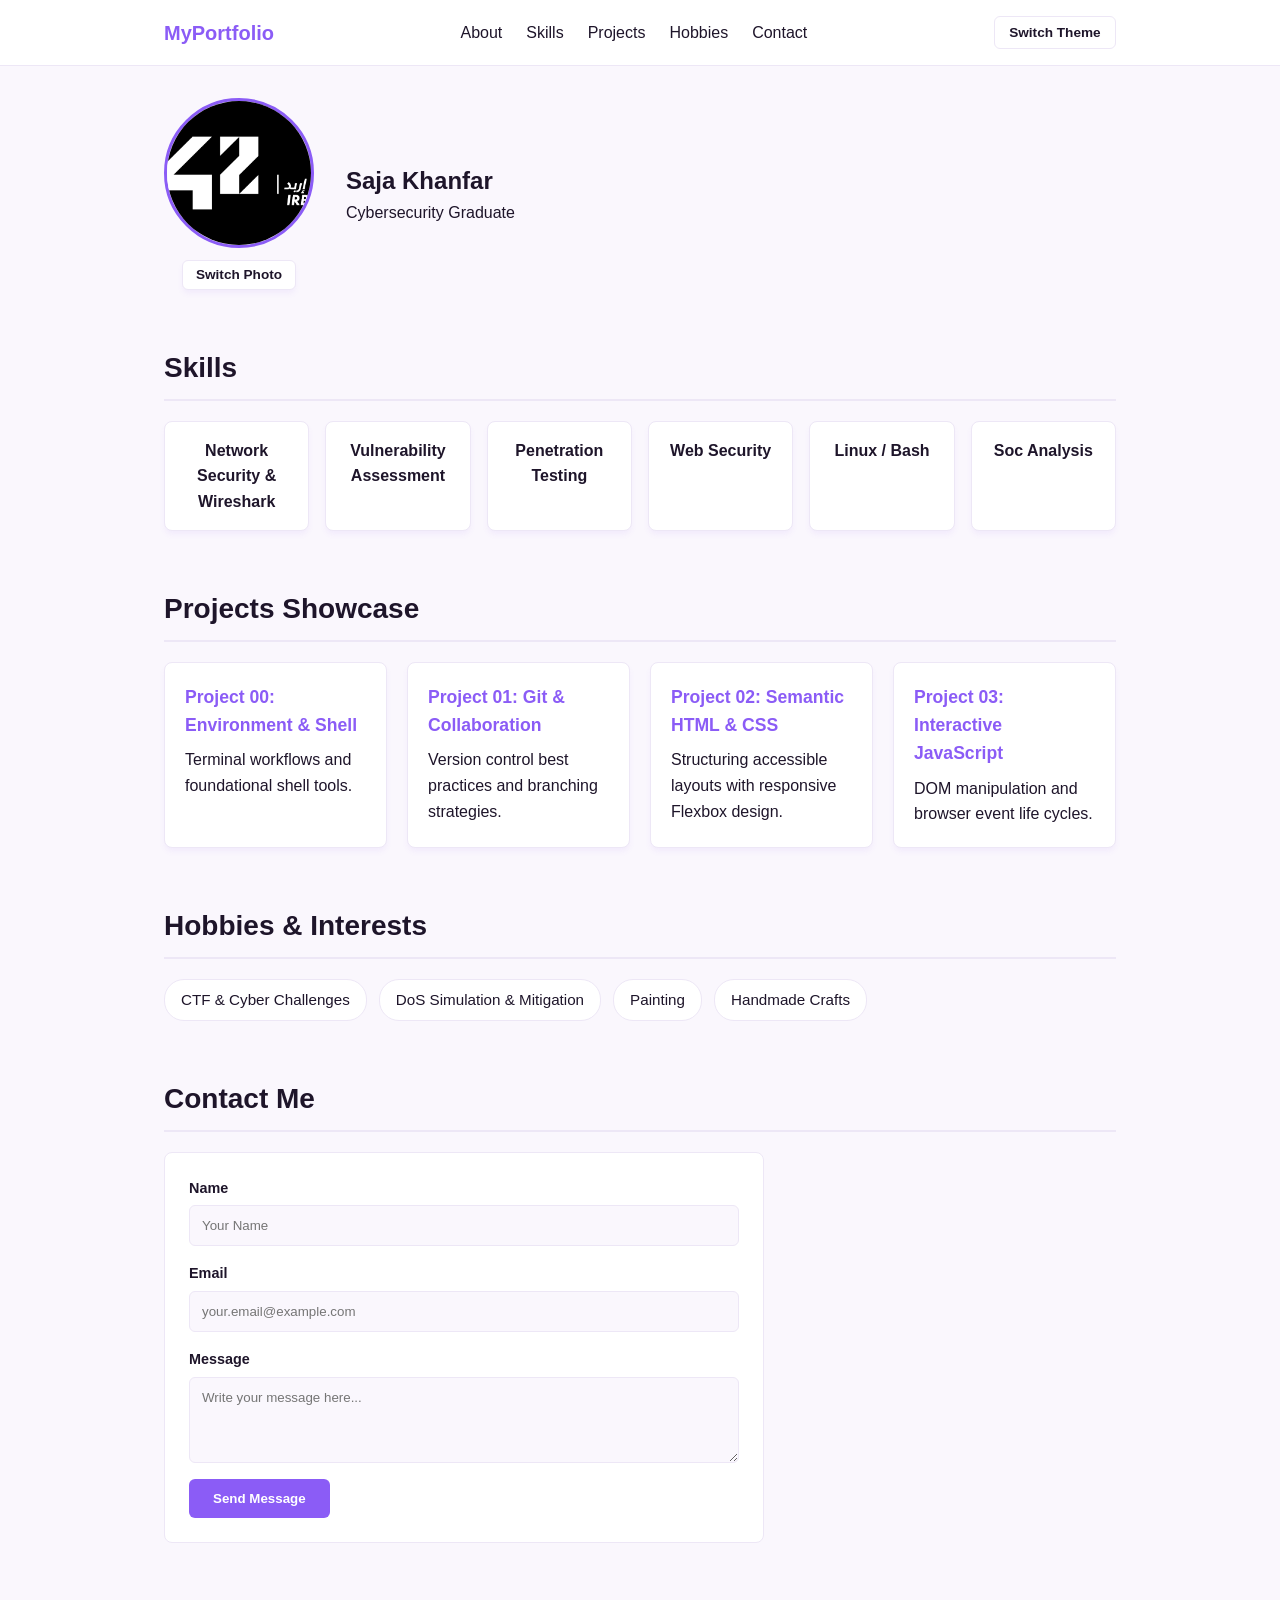
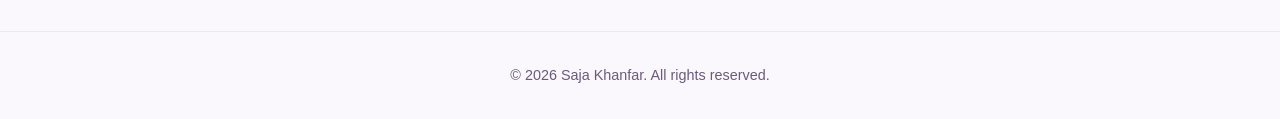
<file: Project04/bounce01/index.html>
<!DOCTYPE html>
<html lang="en">
<head>
  <meta charset="UTF-8">
  <meta name="viewport" content="width=device-width, initial-scale=1.0">
  <title>Personal Portfolio - Photo Switcher</title>
  <link rel="stylesheet" href="style.css">
</head>
<body>

  <header>
    <nav class="navbar">
      <div class="logo">MyPortfolio</div>
      <ul class="nav-links">
        <li><a href="#about">About</a></li>
        <li><a href="#skills">Skills</a></li>
        <li><a href="#projects">Projects</a></li>
        <li><a href="#hobbies">Hobbies</a></li>
        <li><a href="#contact">Contact</a></li>
      </ul>
      <button id="theme-toggle" class="btn-toggle" type="button">Switch Theme</button>
    </nav>
  </header>

  <main>
   
    <section id="about" class="section about-section">
      <div class="about-container">
        <div class="avatar-wrapper">
          <img id="profile-avatar" src="assets/profile.jpg" alt="Professional Photo" class="profile-img">
          <button id="switch-photo-btn" class="btn-photo" type="button">Switch Photo</button>
        </div>
        <div class="about-text">
          <h1>Saja Khanfar</h1>
          <p>Cybersecurity Graduate</p>
        </div>
      </div>
    </section>

    <section id="skills" class="section">
      <h2>Skills</h2>
      <div class="skills-grid">
        <div class="skill-card">Network Security & Wireshark</div>
        <div class="skill-card">Vulnerability Assessment</div>
        <div class="skill-card">Penetration Testing</div>
        <div class="skill-card">Web Security</div>
        <div class="skill-card">Linux / Bash</div>
        <div class="skill-card">Soc Analysis</div>
      </div>
    </section>

    <section id="projects" class="section">
      <h2>Projects Showcase</h2>
      <div class="projects-grid">
        <article class="project-card">
          <h3>Project 00: Environment & Shell</h3>
          <p>Terminal workflows and foundational shell tools.</p>
        </article>
        <article class="project-card">
          <h3>Project 01: Git & Collaboration</h3>
          <p>Version control best practices and branching strategies.</p>
        </article>
        <article class="project-card">
          <h3>Project 02: Semantic HTML & CSS</h3>
          <p>Structuring accessible layouts with responsive Flexbox design.</p>
        </article>
        <article class="project-card">
          <h3>Project 03: Interactive JavaScript</h3>
          <p>DOM manipulation and browser event life cycles.</p>
        </article>
      </div>
    </section>

    <section id="hobbies" class="section">
      <h2>Hobbies & Interests</h2>
      <div class="hobbies-list">
        <span class="hobby-tag">CTF & Cyber Challenges</span>
        <span class="hobby-tag">DoS Simulation & Mitigation</span>
        <span class="hobby-tag">Painting</span>
        <span class="hobby-tag">Handmade Crafts</span>
      </div>
    </section>

    <section id="contact" class="section">
      <h2>Contact Me</h2>
      <form class="contact-form" id="contact-form">
        <div class="form-group">
          <label for="name">Name</label>
          <input type="text" id="name" name="name" required placeholder="Your Name">
        </div>
        <div class="form-group">
          <label for="email">Email</label>
          <input type="email" id="email" name="email" required placeholder="your.email@example.com">
        </div>
        <div class="form-group">
          <label for="message">Message</label>
          <textarea id="message" name="message" rows="4" required placeholder="Write your message here..."></textarea>
        </div>
        <button type="submit" class="btn-submit">Send Message</button>
      </form>
    </section>
  </main>

  <footer>
    <p>&copy; 2026 Saja Khanfar. All rights reserved.</p>
  </footer>

  <script src="script.js"></script>
</body>
</html>
</file>
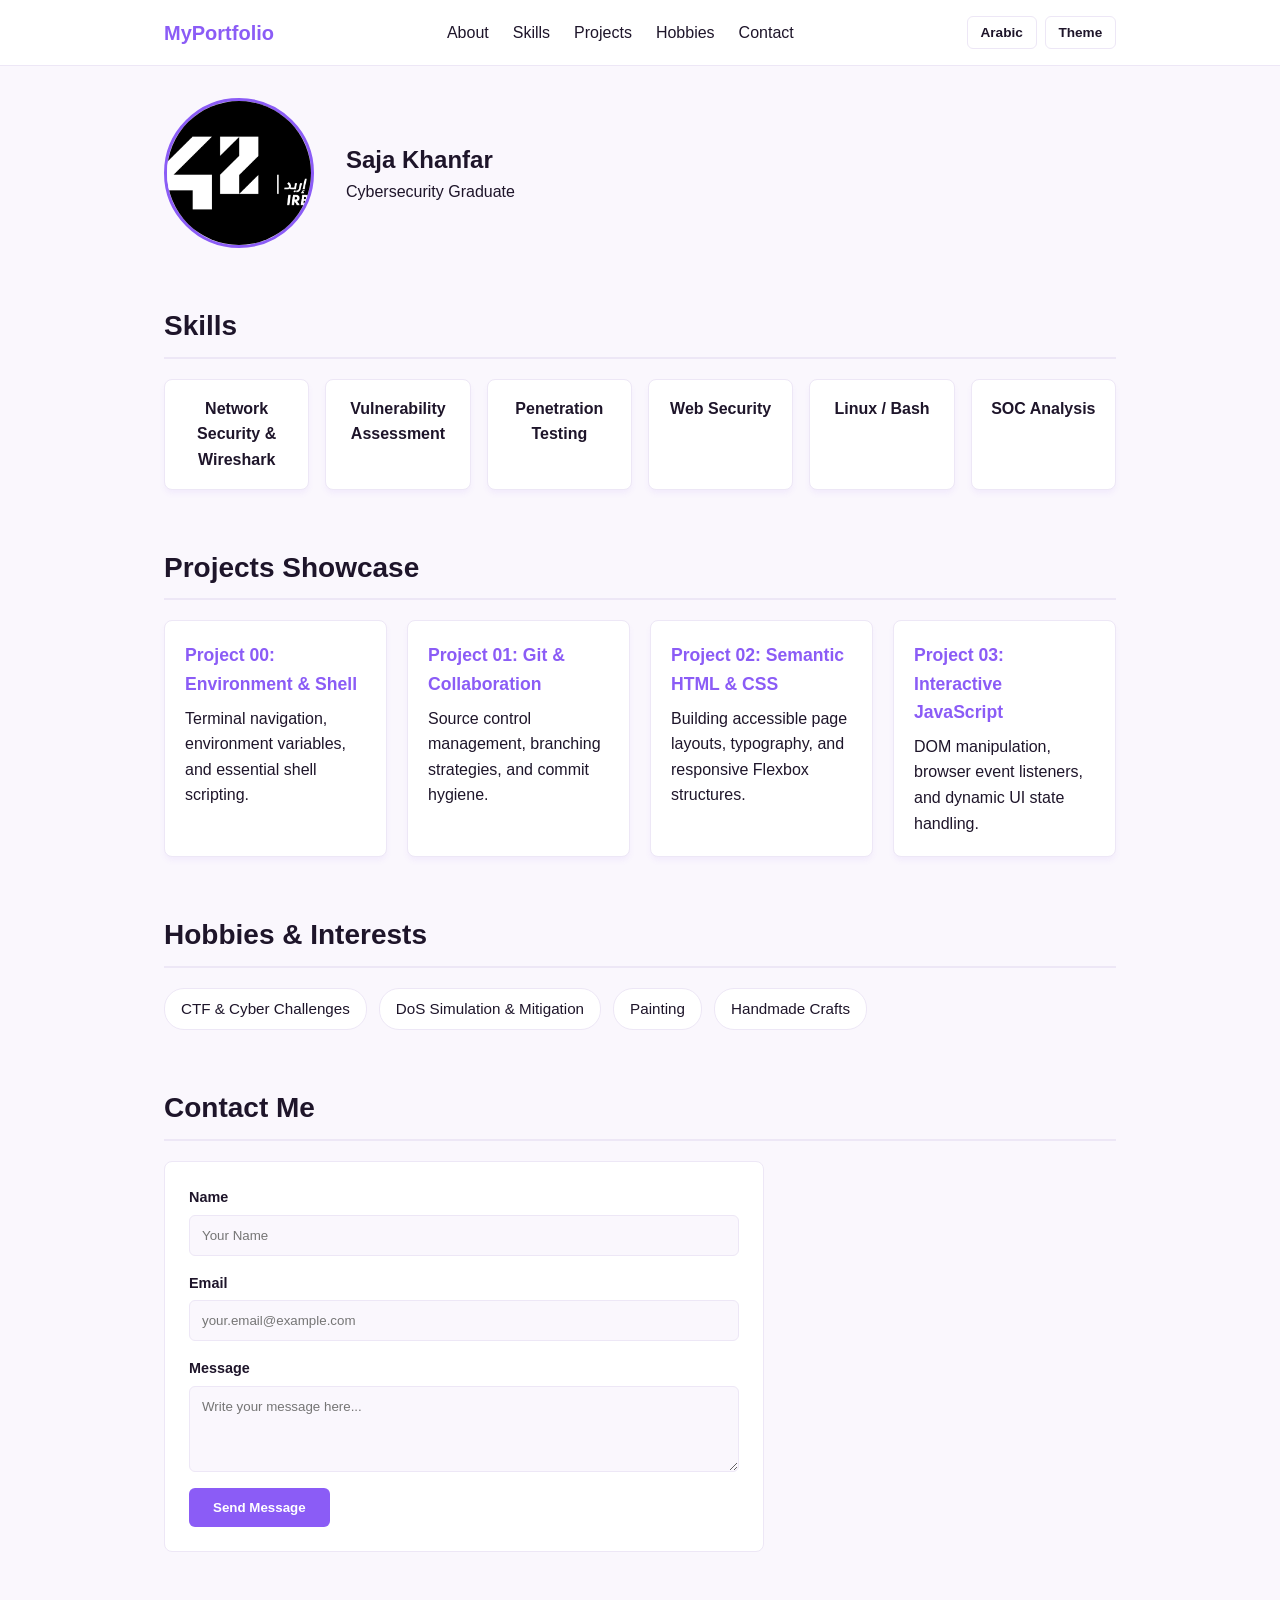
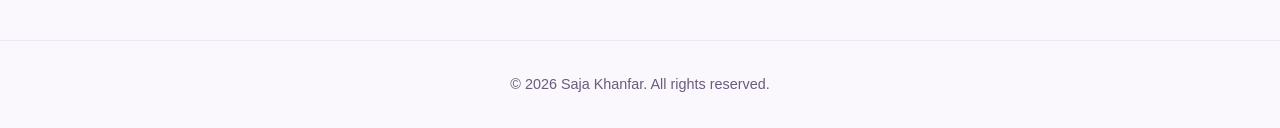
<file: Project04/bounce02/index.html>
<!DOCTYPE html>
<html lang="en" dir="ltr">
<head>
  <meta charset="UTF-8">
  <meta name="viewport" content="width=device-width, initial-scale=1.0">
  <title data-i18n="docTitle">Personal Portfolio</title>
  <link rel="stylesheet" href="style.css">
</head>
<body>

  <header>
    <nav class="navbar">
      <div class="logo" data-i18n="logo">MyPortfolio</div>
      <ul class="nav-links">
        <li><a href="#about" data-i18n="navAbout">About</a></li>
        <li><a href="#skills" data-i18n="navSkills">Skills</a></li>
        <li><a href="#projects" data-i18n="navProjects">Projects</a></li>
        <li><a href="#hobbies" data-i18n="navHobbies">Hobbies</a></li>
        <li><a href="#contact" data-i18n="navContact">Contact</a></li>
      </ul>
      <div class="nav-actions">
        <button id="lang-toggle" class="btn-toggle" type="button">Arabic</button>
        <button id="theme-toggle" class="btn-toggle" type="button">Theme</button>
      </div>
    </nav>
  </header>

  <main>
    <section id="about" class="section about-section">
      <div class="about-container">
        <img src="assets/profile.jpg" alt="Profile Photo" class="profile-img">
        <div class="about-text">
          <h1 data-i18n="heroTitle">Saja Khanfar</h1>
          <p data-i18n="heroDesc">Cybersecurity Graduate</p>
        </div>
      </div>
    </section>

    <section id="skills" class="section">
      <h2 data-i18n="skillsTitle">Skills</h2>
      <div class="skills-grid">
        <div class="skill-card" data-i18n="skill1">Network Security & Wireshark</div>
        <div class="skill-card" data-i18n="skill2">Vulnerability Assessment</div>
        <div class="skill-card" data-i18n="skill3">Penetration Testing</div>
        <div class="skill-card" data-i18n="skill4">Web Security</div>
        <div class="skill-card" data-i18n="skill5">Linux / Bash</div>
        <div class="skill-card" data-i18n="skill6">SOC Analysis</div>
      </div>
    </section>

    <section id="projects" class="section">
      <h2 data-i18n="projectsTitle">Projects Showcase</h2>
      <div class="projects-grid">
        <article class="project-card">
          <h3 data-i18n="proj0Title">Project 00: Environment & Shell</h3>
          <p data-i18n="proj0Desc">Terminal navigation, environment variables, and essential shell scripting.</p>
        </article>
        <article class="project-card">
          <h3 data-i18n="proj1Title">Project 01: Git & Collaboration</h3>
          <p data-i18n="proj1Desc">Source control management, branching strategies, and commit hygiene.</p>
        </article>
        <article class="project-card">
          <h3 data-i18n="proj2Title">Project 02: Semantic HTML & CSS</h3>
          <p data-i18n="proj2Desc">Building accessible page layouts, typography, and responsive Flexbox structures.</p>
        </article>
        <article class="project-card">
          <h3 data-i18n="proj3Title">Project 03: Interactive JavaScript</h3>
          <p data-i18n="proj3Desc">DOM manipulation, browser event listeners, and dynamic UI state handling.</p>
        </article>
      </div>
    </section>

    <section id="hobbies" class="section">
      <h2 data-i18n="hobbiesTitle">Hobbies & Interests</h2>
      <div class="hobbies-list">
        <span class="hobby-tag" data-i18n="hobby1">CTF & Cyber Challenges</span>
        <span class="hobby-tag" data-i18n="hobby2">DoS Simulation & Mitigation</span>
        <span class="hobby-tag" data-i18n="hobby3">Painting</span>
        <span class="hobby-tag" data-i18n="hobby4">Handmade Crafts</span>
      </div>
    </section>

    <section id="contact" class="section">
      <h2 data-i18n="contactTitle">Contact Me</h2>
      <form class="contact-form" id="contact-form">
        <div class="form-group">
          <label for="name" data-i18n="formName">Name</label>
          <input type="text" id="name" name="name" required placeholder="Your Name" data-i18n-placeholder="namePlaceholder">
        </div>
        <div class="form-group">
          <label for="email" data-i18n="formEmail">Email</label>
          <input type="email" id="email" name="email" required placeholder="your.email@example.com" data-i18n-placeholder="emailPlaceholder">
        </div>
        <div class="form-group">
          <label for="message" data-i18n="formMsg">Message</label>
          <textarea id="message" name="message" rows="4" required placeholder="Write your message here..." data-i18n-placeholder="msgPlaceholder"></textarea>
        </div>
        <button type="submit" class="btn-submit" data-i18n="btnSend">Send Message</button>
      </form>
    </section>
  </main>

  <footer>
    <p data-i18n="footerText">&copy; 2026 Saja Khanfar. All rights reserved. </p>
  </footer>

  <script src="script.js"></script>
</body>
</html>
</file>
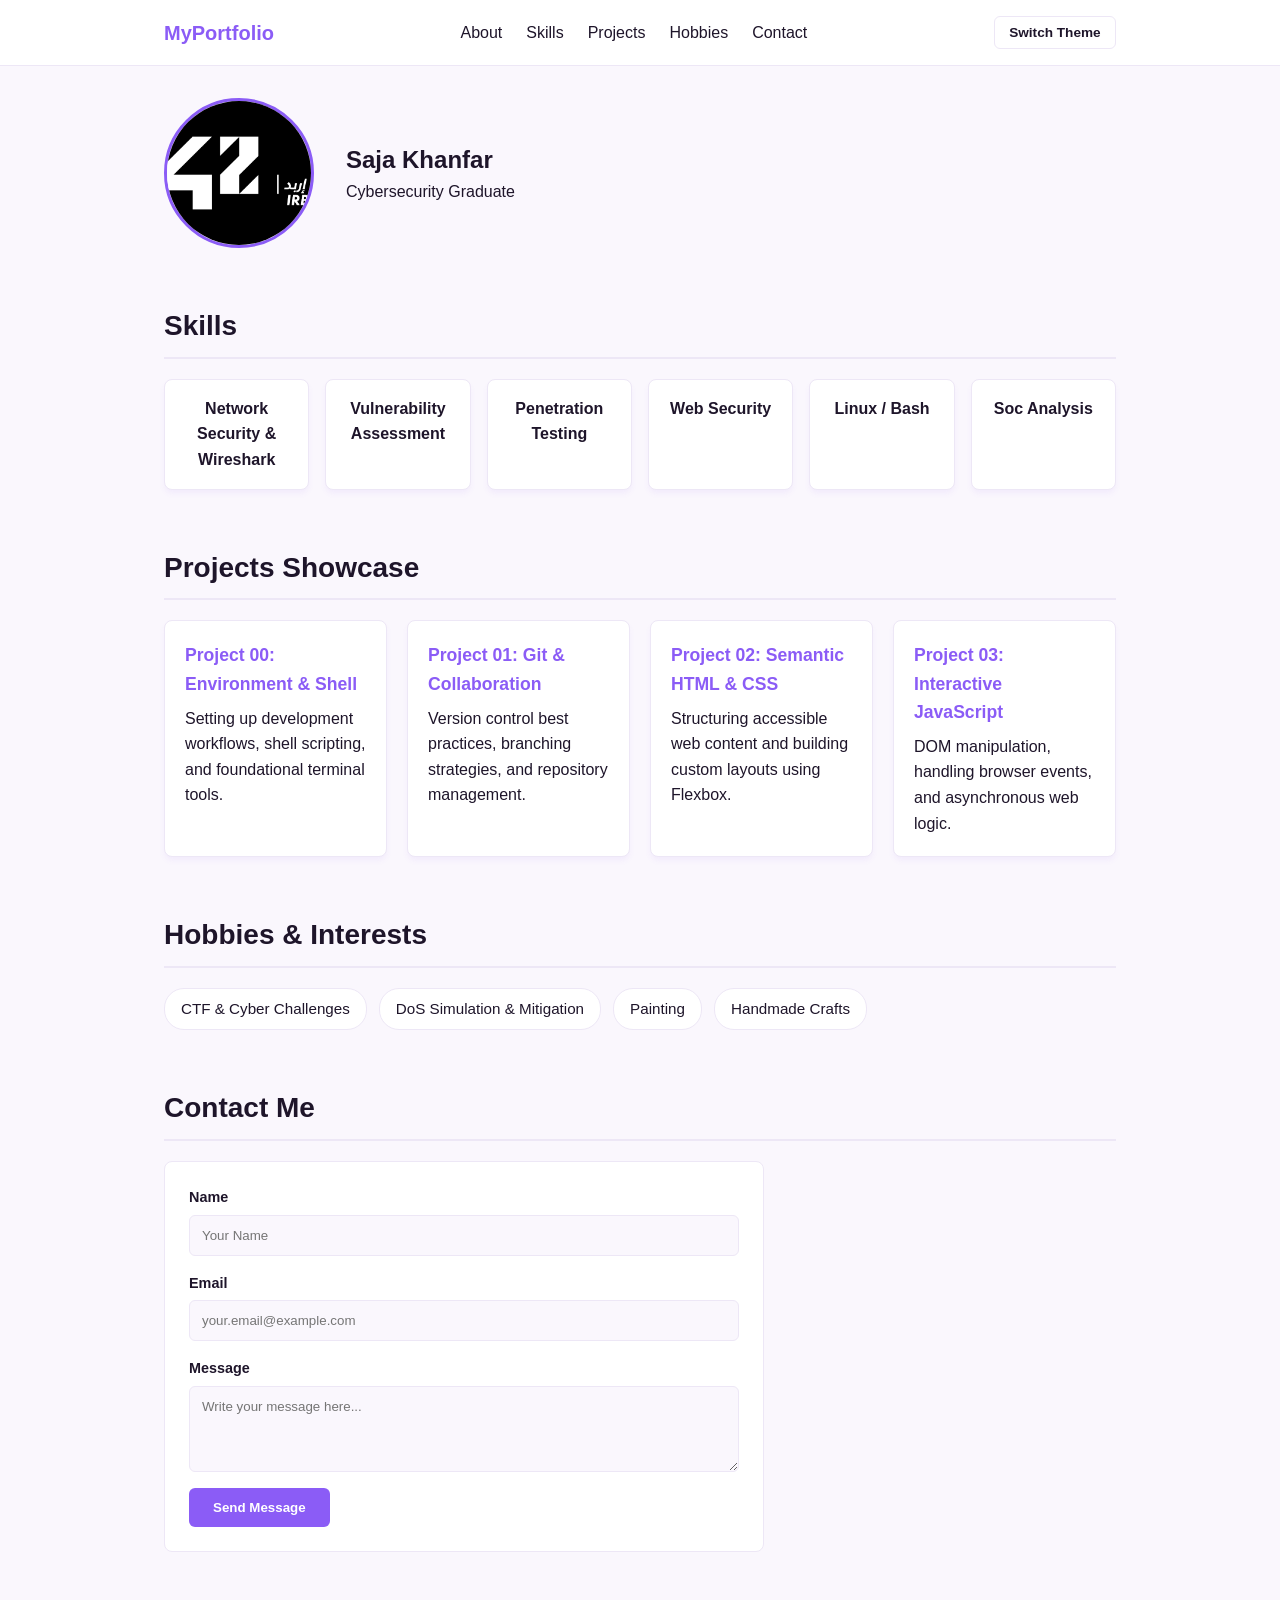
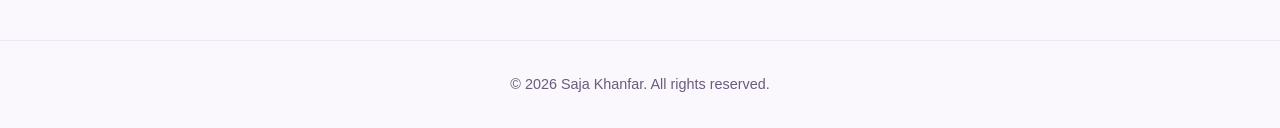
<file: Project04/ex00/index.html>
<!DOCTYPE html>
<html lang="en">
<head>
  <meta charset="UTF-8">
  <meta name="viewport" content="width=device-width, initial-scale=1.0">
  <title>Personal Portfolio</title>
  <link rel="stylesheet" href="style.css">
</head>
<body>

  <header>
    <nav class="navbar">
      <div class="logo">MyPortfolio</div>
      <ul class="nav-links">
        <li><a href="#about">About</a></li>
        <li><a href="#skills">Skills</a></li>
        <li><a href="#projects">Projects</a></li>
        <li><a href="#hobbies">Hobbies</a></li>
        <li><a href="#contact">Contact</a></li>
      </ul>
    
      <button id="theme-toggle" class="btn-toggle" aria-label="Toggle Theme">Switch Theme</button>
    </nav>
  </header>

  <main>
    <section id="about" class="section about-section">
      <div class="about-container">
        <img src="assets/profile.jpg" alt="Profile Photo" class="profile-img">
        <div class="about-text">
          <h1>Saja Khanfar</h1>
          <p>Cybersecurity Graduate</p>
        </div>
      </div>
    </section>

    <section id="skills" class="section">
      <h2>Skills</h2>
      <div class="skills-grid">
        <div class="skill-card">Network Security & Wireshark</div>
        <div class="skill-card">Vulnerability Assessment</div>
        <div class="skill-card">Penetration Testing</div>
        <div class="skill-card">Web Security</div>
        <div class="skill-card">Linux / Bash</div>
        <div class="skill-card">Soc Analysis</div>
      </div>
    </section>

    <section id="projects" class="section">
      <h2>Projects Showcase</h2>
      <div class="projects-grid">
        <article class="project-card">
          <h3>Project 00: Environment & Shell</h3>
          <p>Setting up development workflows, shell scripting, and foundational terminal tools.</p>
        </article>
        <article class="project-card">
          <h3>Project 01: Git & Collaboration</h3>
          <p>Version control best practices, branching strategies, and repository management.</p>
        </article>
        <article class="project-card">
          <h3>Project 02: Semantic HTML & CSS</h3>
          <p>Structuring accessible web content and building custom layouts using Flexbox.</p>
        </article>
        <article class="project-card">
          <h3>Project 03: Interactive JavaScript</h3>
          <p>DOM manipulation, handling browser events, and asynchronous web logic.</p>
        </article>
      </div>
    </section>

    <section id="hobbies" class="section">
      <h2>Hobbies & Interests</h2>
      <div class="hobbies-list">
        <span class="hobby-tag">CTF & Cyber Challenges</span>
        <span class="hobby-tag">DoS Simulation & Mitigation</span>
        <span class="hobby-tag">Painting</span>
        <span class="hobby-tag">Handmade Crafts</span>
      </div>
    </section>

  
    <section id="contact" class="section">
      <h2>Contact Me</h2>
      <form class="contact-form" id="contact-form">
        <div class="form-group">
          <label for="name">Name</label>
          <input type="text" id="name" name="name" required placeholder="Your Name">
        </div>
        <div class="form-group">
          <label for="email">Email</label>
          <input type="email" id="email" name="email" required placeholder="your.email@example.com">
        </div>
        <div class="form-group">
          <label for="message">Message</label>
          <textarea id="message" name="message" rows="4" required placeholder="Write your message here..."></textarea>
        </div>
        <button type="submit" class="btn-submit">Send Message</button>
      </form>
    </section>
  </main>

  
  <footer>
    <p>&copy; 2026 Saja Khanfar. All rights reserved. </p>
  </footer>

  <script src="script.js"></script>
</body>
</html>
</file>
<file: Project04/bounce01/style.css>
:root {
  --bg-color: #faf7fd;
  --surface-color: #ffffff;
  --text-color: #1e152a;
  --text-muted: #6b5b7b;
  --primary-color: #8b5cf6;
  --border-color: #ede7f6;
  --card-shadow: 0 4px 6px -1px rgba(139, 92, 246, 0.08);
}

body.dark-theme {
  --bg-color: #120e1c;
  --surface-color: #1d162b;
  --text-color: #f5f3ff;
  --text-muted: #a78bfa;
  --primary-color: #c4b5fd;
  --border-color: #2e2344;
  --card-shadow: 0 4px 6px -1px rgba(0, 0, 0, 0.5);
}

* {
  box-sizing: border-box;
  margin: 0;
  padding: 0;
}

body {
  font-family: -apple-system, BlinkMacSystemFont, "Segoe UI", Roboto, Helvetica, Arial, sans-serif;
  background-color: var(--bg-color);
  color: var(--text-color);
  line-height: 1.6;
  transition: background-color 0.3s ease, color 0.3s ease;
}

header {
  background-color: var(--surface-color);
  border-bottom: 1px solid var(--border-color);
  position: sticky;
  top: 0;
  z-index: 100;
}

.navbar {
  max-width: 1000px;
  margin: 0 auto;
  padding: 1rem 1.5rem;
  display: flex;
  justify-content: space-between;
  align-items: center;
}

.logo {
  font-weight: 700;
  font-size: 1.25rem;
  color: var(--primary-color);
}

.nav-links {
  display: flex;
  list-style: none;
  gap: 1.5rem;
}

.nav-links a {
  text-decoration: none;
  color: var(--text-color);
  font-weight: 500;
}

.nav-links a:hover {
  color: var(--primary-color);
}

.btn-toggle {
  padding: 0.5rem 0.9rem;
  background-color: transparent;
  border: 1px solid var(--border-color);
  color: var(--text-color);
  border-radius: 6px;
  cursor: pointer;
  font-size: 0.85rem;
  font-weight: 600;
}

main {
  max-width: 1000px;
  margin: 0 auto;
  padding: 2rem 1.5rem;
}

.section {
  margin-bottom: 3.5rem;
}

.section h2 {
  font-size: 1.75rem;
  margin-bottom: 1.25rem;
  border-bottom: 2px solid var(--border-color);
  padding-bottom: 0.5rem;
}

.about-container {
  display: flex;
  align-items: center;
  gap: 2rem;
}

.avatar-wrapper {
  display: flex;
  flex-direction: column;
  align-items: center;
  gap: 0.75rem;
}

.profile-img {
  width: 150px;
  height: 150px;
  border-radius: 50%;
  object-fit: cover;
  border: 3px solid var(--primary-color);
  transition: opacity 0.3s ease, transform 0.3s ease;
}

.profile-img.fade-out {
  opacity: 0;
  transform: scale(0.95);
}

.btn-photo {
  padding: 0.4rem 0.8rem;
  font-size: 0.85rem;
  background-color: var(--surface-color);
  border: 1px solid var(--border-color);
  color: var(--text-color);
  border-radius: 6px;
  cursor: pointer;
  font-weight: 600;
  box-shadow: var(--card-shadow);
}

.btn-photo:hover {
  border-color: var(--primary-color);
}

.skills-grid {
  display: grid;
  grid-template-columns: repeat(auto-fit, minmax(140px, 1fr));
  gap: 1rem;
}

.skill-card {
  background-color: var(--surface-color);
  padding: 1rem;
  text-align: center;
  border-radius: 8px;
  border: 1px solid var(--border-color);
  box-shadow: var(--card-shadow);
  font-weight: 600;
}

.projects-grid {
  display: grid;
  grid-template-columns: repeat(auto-fit, minmax(220px, 1fr));
  gap: 1.25rem;
}

.project-card {
  background-color: var(--surface-color);
  padding: 1.25rem;
  border-radius: 8px;
  border: 1px solid var(--border-color);
  box-shadow: var(--card-shadow);
}

.project-card h3 {
  color: var(--primary-color);
  margin-bottom: 0.5rem;
  font-size: 1.1rem;
}

.hobbies-list {
  display: flex;
  flex-wrap: wrap;
  gap: 0.75rem;
}

.hobby-tag {
  background-color: var(--surface-color);
  border: 1px solid var(--border-color);
  padding: 0.5rem 1rem;
  border-radius: 20px;
  font-size: 0.95rem;
}

.contact-form {
  background-color: var(--surface-color);
  padding: 1.5rem;
  border-radius: 8px;
  border: 1px solid var(--border-color);
  display: flex;
  flex-direction: column;
  gap: 1rem;
  max-width: 600px;
}

.form-group {
  display: flex;
  flex-direction: column;
  gap: 0.35rem;
}

.form-group label {
  font-weight: 600;
  font-size: 0.9rem;
}

.form-group input,
.form-group textarea {
  padding: 0.75rem;
  border-radius: 6px;
  border: 1px solid var(--border-color);
  background-color: var(--bg-color);
  color: var(--text-color);
  font-family: inherit;
}

.btn-submit {
  padding: 0.75rem 1.5rem;
  background-color: var(--primary-color);
  color: #ffffff;
  border: none;
  border-radius: 6px;
  font-weight: 600;
  cursor: pointer;
  align-self: flex-start;
}

footer {
  text-align: center;
  padding: 2rem 1rem;
  border-top: 1px solid var(--border-color);
  color: var(--text-muted);
  font-size: 0.9rem;
}

@media (max-width: 768px) {
  .navbar {
    flex-direction: column;
    gap: 1rem;
  }
  .about-container {
    flex-direction: column;
    text-align: center;
  }
}
</file>
<file: Project04/bounce02/style.css>
:root {
  --bg-color: #faf7fd;
  --surface-color: #ffffff;
  --text-color: #1e152a;
  --text-muted: #6b5b7b;
  --primary-color: #8b5cf6;
  --border-color: #ede7f6;
  --card-shadow: 0 4px 6px -1px rgba(139, 92, 246, 0.08);
}

body.dark-theme {
  --bg-color: #120e1c;
  --surface-color: #1d162b;
  --text-color: #f5f3ff;
  --text-muted: #a78bfa;
  --primary-color: #c4b5fd;
  --border-color: #2e2344;
  --card-shadow: 0 4px 6px -1px rgba(0, 0, 0, 0.5);
}

* {
  box-sizing: border-box;
  margin: 0;
 :root {
  --bg-color: #f8fafc;
  --surface-color: #ffffff;
  --text-color: #0f172a;
  --text-muted: #475569;
  --primary-color: #2563eb;
  --border-color: #e2e8f0;
  --card-shadow: 0 4px 6px -1px rgba(0, 0, 0, 0.05);
}

body.dark-theme {
  --bg-color: #0f172a;
  --surface-color: #1e293b;
  --text-color: #f8fafc;
  --text-muted: #94a3b8;
  --primary-color: #38bdf8;
  --border-color: #334155;
  --card-shadow: 0 4px 6px -1px rgba(0, 0, 0, 0.4);
}

* {
  box-sizing: border-box;
  margin: 0;
  padding: 0;
}

body {
  font-family: -apple-system, BlinkMacSystemFont, "Segoe UI", Roboto, Helvetica, Arial, sans-serif;
  background-color: var(--bg-color);
  color: var(--text-color);
  line-height: 1.6;
  transition: background-color 0.3s ease, color 0.3s ease;
}


html[dir="rtl"] body {
  font-family: "Segoe UI", Tahoma, Arial, sans-serif;
  text-align: right;
}

header {
  background-color: var(--surface-color);
  border-bottom: 1px solid var(--border-color);
  position: sticky;
  top: 0;
  z-index: 100;
}

.navbar {
  max-width: 1000px;
  margin: 0 auto;
  padding: 1rem 1.5rem;
  display: flex;
  justify-content: space-between;
  align-items: center;
}

.logo {
  font-weight: 700;
  font-size: 1.25rem;
  color: var(--primary-color);
}

.nav-links {
  display: flex;
  list-style: none;
  gap: 1.5rem;
}

.nav-links a {
  text-decoration: none;
  color: var(--text-color);
  font-weight: 500;
}

.nav-links a:hover {
  color: var(--primary-color);
}

.nav-actions {
  display: flex;
  gap: 0.5rem;
}

.btn-toggle {
  padding: 0.5rem 0.8rem;
  background-color: transparent;
  border: 1px solid var(--border-color);
  color: var(--text-color);
  border-radius: 6px;
  cursor: pointer;
  font-size: 0.85rem;
  font-weight: 600;
}

main {
  max-width: 1000px;
  margin: 0 auto;
  padding: 2rem 1.5rem;
}

.section {
  margin-bottom: 3.5rem;
}

.section h2 {
  font-size: 1.75rem;
  margin-bottom: 1.25rem;
  border-bottom: 2px solid var(--border-color);
  padding-bottom: 0.5rem;
}

.about-container {
  display: flex;
  align-items: center;
  gap: 2rem;
}

.profile-img {
  width: 150px;
  height: 150px;
  border-radius: 50%;
  object-fit: cover;
  border: 3px solid var(--primary-color);
  flex-shrink: 0;
}

.skills-grid {
  display: grid;
  grid-template-columns: repeat(auto-fit, minmax(140px, 1fr));
  gap: 1rem;
}

.skill-card {
  background-color: var(--surface-color);
  padding: 1rem;
  text-align: center;
  border-radius: 8px;
  border: 1px solid var(--border-color);
  box-shadow: var(--card-shadow);
  font-weight: 600;
}

.projects-grid {
  display: grid;
  grid-template-columns: repeat(auto-fit, minmax(220px, 1fr));
  gap: 1.25rem;
}

.project-card {
  background-color: var(--surface-color);
  padding: 1.25rem;
  border-radius: 8px;
  border: 1px solid var(--border-color);
  box-shadow: var(--card-shadow);
}

.project-card h3 {
  color: var(--primary-color);
  margin-bottom: 0.5rem;
  font-size: 1.1rem;
}

.hobbies-list {
  display: flex;
  flex-wrap: wrap;
  gap: 0.75rem;
}

.hobby-tag {
  background-color: var(--surface-color);
  border: 1px solid var(--border-color);
  padding: 0.5rem 1rem;
  border-radius: 20px;
  font-size: 0.95rem;
}

.contact-form {
  background-color: var(--surface-color);
  padding: 1.5rem;
  border-radius: 8px;
  border: 1px solid var(--border-color);
  display: flex;
  flex-direction: column;
  gap: 1rem;
  max-width: 600px;
}

.form-group {
  display: flex;
  flex-direction: column;
  gap: 0.35rem;
}

.form-group label {
  font-weight: 600;
  font-size: 0.9rem;
}

.form-group input,
.form-group textarea {
  padding: 0.75rem;
  border-radius: 6px;
  border: 1px solid var(--border-color);
  background-color: var(--bg-color);
  color: var(--text-color);
  font-family: inherit;
}

.btn-submit {
  padding: 0.75rem 1.5rem;
  background-color: var(--primary-color);
  color: #ffffff;
  border: none;
  border-radius: 6px;
  font-weight: 600;
  cursor: pointer;
  align-self: flex-start;
}

footer {
  text-align: center;
  padding: 2rem 1rem;
  border-top: 1px solid var(--border-color);
  color: var(--text-muted);
  font-size: 0.9rem;
}

@media (max-width: 768px) {
  .navbar {
    flex-direction: column;
    gap: 1rem;
  }
  .about-container {
    flex-direction: column;
    text-align: center;
  }
  html[dir="rtl"] .about-container {
    text-align: center;
  }
} padding: 0;
}

body {
  font-family: -apple-system, BlinkMacSystemFont, "Segoe UI", Roboto, Helvetica, Arial, sans-serif;
  background-color: var(--bg-color);
  color: var(--text-color);
  line-height: 1.6;
  transition: background-color 0.3s ease, color 0.3s ease;
}


html[dir="rtl"] body {
  font-family: "Segoe UI", Tahoma, Arial, sans-serif;
  text-align: right;
}

header {
  background-color: var(--surface-color);
  border-bottom: 1px solid var(--border-color);
  position: sticky;
  top: 0;
  z-index: 100;
}

.navbar {
  max-width: 1000px;
  margin: 0 auto;
  padding: 1rem 1.5rem;
  display: flex;
  justify-content: space-between;
  align-items: center;
}

.logo {
  font-weight: 700;
  font-size: 1.25rem;
  color: var(--primary-color);
}

.nav-links {
  display: flex;
  list-style: none;
  gap: 1.5rem;
}

.nav-links a {
  text-decoration: none;
  color: var(--text-color);
  font-weight: 500;
}

.nav-links a:hover {
  color: var(--primary-color);
}

.nav-actions {
  display: flex;
  gap: 0.5rem;
}

.btn-toggle {
  padding: 0.5rem 0.8rem;
  background-color: transparent;
  border: 1px solid var(--border-color);
  color: var(--text-color);
  border-radius: 6px;
  cursor: pointer;
  font-size: 0.85rem;
  font-weight: 600;
}

main {
  max-width: 1000px;
  margin: 0 auto;
  padding: 2rem 1.5rem;
}

.section {
  margin-bottom: 3.5rem;
}

.section h2 {
  font-size: 1.75rem;
  margin-bottom: 1.25rem;
  border-bottom: 2px solid var(--border-color);
  padding-bottom: 0.5rem;
}

.about-container {
  display: flex;
  align-items: center;
  gap: 2rem;
}

.profile-img {
  width: 150px;
  height: 150px;
  border-radius: 50%;
  object-fit: cover;
  border: 3px solid var(--primary-color);
  flex-shrink: 0;
}

.skills-grid {
  display: grid;
  grid-template-columns: repeat(auto-fit, minmax(140px, 1fr));
  gap: 1rem;
}

.skill-card {
  background-color: var(--surface-color);
  padding: 1rem;
  text-align: center;
  border-radius: 8px;
  border: 1px solid var(--border-color);
  box-shadow: var(--card-shadow);
  font-weight: 600;
}

.projects-grid {
  display: grid;
  grid-template-columns: repeat(auto-fit, minmax(220px, 1fr));
  gap: 1.25rem;
}

.project-card {
  background-color: var(--surface-color);
  padding: 1.25rem;
  border-radius: 8px;
  border: 1px solid var(--border-color);
  box-shadow: var(--card-shadow);
}

.project-card h3 {
  color: var(--primary-color);
  margin-bottom: 0.5rem;
  font-size: 1.1rem;
}

.hobbies-list {
  display: flex;
  flex-wrap: wrap;
  gap: 0.75rem;
}

.hobby-tag {
  background-color: var(--surface-color);
  border: 1px solid var(--border-color);
  padding: 0.5rem 1rem;
  border-radius: 20px;
  font-size: 0.95rem;
}

.contact-form {
  background-color: var(--surface-color);
  padding: 1.5rem;
  border-radius: 8px;
  border: 1px solid var(--border-color);
  display: flex;
  flex-direction: column;
  gap: 1rem;
  max-width: 600px;
}

.form-group {
  display: flex;
  flex-direction: column;
  gap: 0.35rem;
}

.form-group label {
  font-weight: 600;
  font-size: 0.9rem;
}

.form-group input,
.form-group textarea {
  padding: 0.75rem;
  border-radius: 6px;
  border: 1px solid var(--border-color);
  background-color: var(--bg-color);
  color: var(--text-color);
  font-family: inherit;
}

.btn-submit {
  padding: 0.75rem 1.5rem;
  background-color: var(--primary-color);
  color: #ffffff;
  border: none;
  border-radius: 6px;
  font-weight: 600;
  cursor: pointer;
  align-self: flex-start;
}

footer {
  text-align: center;
  padding: 2rem 1rem;
  border-top: 1px solid var(--border-color);
  color: var(--text-muted);
  font-size: 0.9rem;
}

@media (max-width: 768px) {
  .navbar {
    flex-direction: column;
    gap: 1rem;
  }
  .about-container {
    flex-direction: column;
    text-align: center;
  }
  html[dir="rtl"] .about-container {
    text-align: center;
  }
}
</file>
<file: Project04/ex00/style.css>
:root {
  --bg-color: #faf7fd;           
  --surface-color: #ffffff;      
  --text-color: #1e152a;         
  --text-muted: #6b5b7b;         
  --primary-color: #8b5cf6;      
  --border-color: #ede7f6;       
  --card-shadow: 0 4px 6px -1px rgba(139, 92, 246, 0.08);
}

body.dark-theme {
  --bg-color: #120e1c;           
  --surface-color: #1d162b;     
  --text-color: #f5f3ff;         
  --text-muted: #a78bfa;         
  --primary-color: #c4b5fd;      
  --border-color: #2e2344;
  --card-shadow: 0 4px 6px -1px rgba(0, 0, 0, 0.5);
}

* {
  box-sizing: border-box;
  margin: 0;
  padding: 0;
}

body {
  font-family: -apple-system, BlinkMacSystemFont, "Segoe UI", Roboto, Helvetica, Arial, sans-serif;
  background-color: var(--bg-color);
  color: var(--text-color);
  line-height: 1.6;
  transition: background-color 0.3s ease, color 0.3s ease;
}

header {
  background-color: var(--surface-color);
  border-bottom: 1px solid var(--border-color);
  position: sticky;
  top: 0;
  z-index: 100;
}

.navbar {
  max-width: 1000px;
  margin: 0 auto;
  padding: 1rem 1.5rem;
  display: flex;
  justify-content: space-between;
  align-items: center;
}

.logo {
  font-weight: 700;
  font-size: 1.25rem;
  color: var(--primary-color);
}

.nav-links {
  display: flex;
  list-style: none;
  gap: 1.5rem;
}

.nav-links a {
  text-decoration: none;
  color: var(--text-color);
  font-weight: 500;
}

.nav-links a:hover {
  color: var(--primary-color);
}

.btn-toggle {
  padding: 0.5rem 0.9rem;
  background-color: transparent;
  border: 1px solid var(--border-color);
  color: var(--text-color);
  border-radius: 6px;
  cursor: pointer;
  font-size: 0.85rem;
  font-weight: 600;
}

main {
  max-width: 1000px;
  margin: 0 auto;
  padding: 2rem 1.5rem;
}

.section {
  margin-bottom: 3.5rem;
}

.section h2 {
  font-size: 1.75rem;
  margin-bottom: 1.25rem;
  border-bottom: 2px solid var(--border-color);
  padding-bottom: 0.5rem;
}

.about-container {
  display: flex;
  align-items: center;
  gap: 2rem;
}

.profile-img {
  width: 150px;
  height: 150px;
  border-radius: 50%;
  object-fit: cover;
  border: 3px solid var(--primary-color);
}

.skills-grid {
  display: grid;
  grid-template-columns: repeat(auto-fit, minmax(140px, 1fr));
  gap: 1rem;
}

.skill-card {
  background-color: var(--surface-color);
  padding: 1rem;
  text-align: center;
  border-radius: 8px;
  border: 1px solid var(--border-color);
  box-shadow: var(--card-shadow);
  font-weight: 600;
}

.projects-grid {
  display: grid;
  grid-template-columns: repeat(auto-fit, minmax(220px, 1fr));
  gap: 1.25rem;
}

.project-card {
  background-color: var(--surface-color);
  padding: 1.25rem;
  border-radius: 8px;
  border: 1px solid var(--border-color);
  box-shadow: var(--card-shadow);
}

.project-card h3 {
  color: var(--primary-color);
  margin-bottom: 0.5rem;
  font-size: 1.1rem;
}

.hobbies-list {
  display: flex;
  flex-wrap: wrap;
  gap: 0.75rem;
}

.hobby-tag {
  background-color: var(--surface-color);
  border: 1px solid var(--border-color);
  padding: 0.5rem 1rem;
  border-radius: 20px;
  font-size: 0.95rem;
}


.contact-form {
  background-color: var(--surface-color);
  padding: 1.5rem;
  border-radius: 8px;
  border: 1px solid var(--border-color);
  display: flex;
  flex-direction: column;
  gap: 1rem;
  max-width: 600px;
}

.form-group {
  display: flex;
  flex-direction: column;
  gap: 0.35rem;
}

.form-group label {
  font-weight: 600;
  font-size: 0.9rem;
}

.form-group input,
.form-group textarea {
  padding: 0.75rem;
  border-radius: 6px;
  border: 1px solid var(--border-color);
  background-color: var(--bg-color);
  color: var(--text-color);
  font-family: inherit;
}

.btn-submit {
  padding: 0.75rem 1.5rem;
  background-color: var(--primary-color);
  color: #ffffff;
  border: none;
  border-radius: 6px;
  font-weight: 600;
  cursor: pointer;
  align-self: flex-start;
}

footer {
  text-align: center;
  padding: 2rem 1rem;
  border-top: 1px solid var(--border-color);
  color: var(--text-muted);
  font-size: 0.9rem;
}

@media (max-width: 768px) {
  .navbar {
    flex-direction: column;
    gap: 1rem;
  }
  .about-container {
    flex-direction: column;
    text-align: center;
  }
}
</file>
